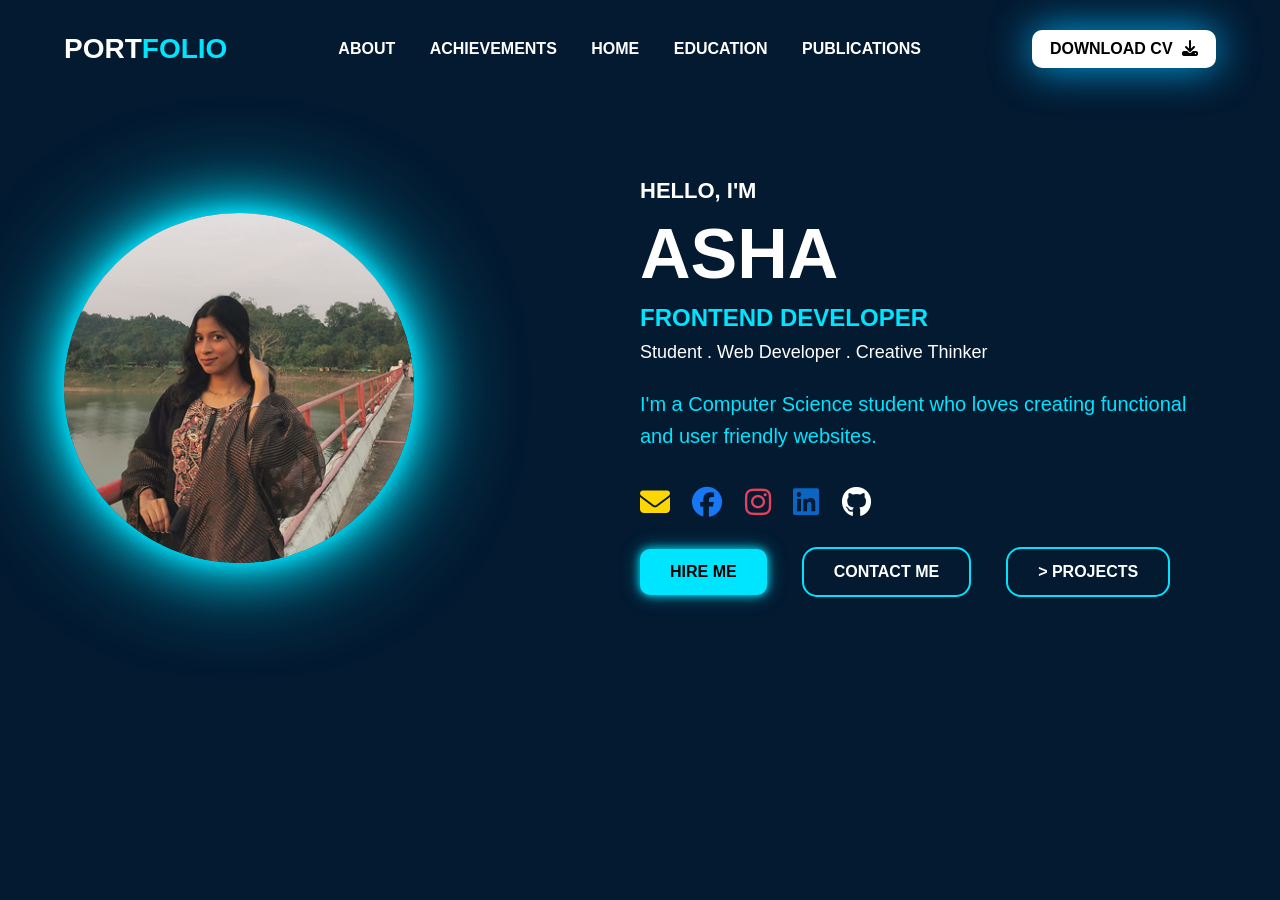
<file: index.html>
<!DOCTYPE html>
<html lang="en">
<head>
    <meta charset="UTF-8">
    <meta name="viewport" content="width=device-width, initial-scale=1.0">
    <title>Asha Portfolio</title>

    <link rel="stylesheet" href="style.css">

    <link rel="stylesheet"
    href="https://cdnjs.cloudflare.com/ajax/libs/font-awesome/6.5.1/css/all.min.css">
</head>

<body>

<div class="container">

    <header>

        <div class="logo">
            PORT<span>FOLIO</span>
        </div>

        <nav>
            <a href="about.html">ABOUT</a>
            <a href="ACHIEVEMENTS.html">ACHIEVEMENTS</a>
            <a href="#">HOME</a>
            <a href="EDUCATION.html">EDUCATION</a>
            <a href="PUBLICATIONS.html">PUBLICATIONS</a>
            
        </nav>

       <a href="cv/Asha_CV.pdf" target="_blank" class="cv-btn">
    DOWNLOAD CV
    <i class="fa-solid fa-download"></i>
</a>
    </header>

    <section class="hero">

        <div class="image-section">

            <div class="image-circle">
                <img src="asha.png.png" alt="profile">
            </div>

        </div>

        <div class="content">

            <h3>HELLO, I'M</h3>

            <h1>ASHA</h1>

            <h2>FRONTEND DEVELOPER</h2>

            <p class="subtitle">
                Student . Web Developer . Creative Thinker
            </p>

            <p class="description">
                I'm a Computer Science student who loves creating
                functional and user friendly websites.
            </p>

            <div class="social-icons">

    <!-- Email -->
    <a href="mailto:ashasyeeda@gmail.com">
        <i class="fa-solid fa-envelope email"></i>
    </a>

    <!-- Facebook -->
    <a href="https://facebook.com/share/1FMxqVtJDf/" 
    target="blank">
        <i class="fa-brands fa-facebook facebook"></i>
    </a>

    <!-- Instagram -->
    <a href="https://www.instagram.com/syeedaasha"
     target="_blank">
        <i class="fa-brands fa-instagram instagram"></i>
    </a>

    <!-- LinkedIn -->
    <a href="https://linkedin.com/in/yourusername" 
    target="_blank">
        <i class="fa-brands fa-linkedin linkedin"></i>
    </a>

    <!-- GitHub -->
    <a href="https://github.com/yourusername"
     target="_blank">
        <i class="fa-brands fa-github github"></i>
    </a>

</div>
<div class="buttons">

    <a href="https://linkedin.com/in/yourusername"
       target="_blank"
       class="hire-btn">
        HIRE ME
    </a>

   <div class="contact-dropdown">

    <a href="#" class="contact-btn" id="contactBtn">
        CONTACT ME
    </a>

    <div class="contact-menu" id="contactMenu">

        <a href="mailto:ashasyeeda@gmail.com">
            Email
        </a>

        <a href="https://facebook.com/share/1FMxqVtJDf/"
           target="_blank">
            Facebook
        </a>

        <a href="https://instagram.com/syeedaasha/"
           target="_blank">
            Instagram
        </a>

    </div>

</div>
<a href="projects.html"
class="contact-btn project-btn">>
PROJECTS
</a>
</div>

</div> <!-- contact-dropdown -->

</div> <!-- buttons -->

</div> <!-- content -->

</section>

</div> 

<script>
const btn = document.getElementById("contactBtn");
const menu = document.getElementById("contactMenu");

btn.addEventListener("click", function(e) {
    e.preventDefault();
    e.stopPropagation();

    if (menu.style.display === "block") {
        menu.style.display = "none";
    } else {
        menu.style.display = "block";
    }
});

menu.addEventListener("click", function(e) {
    e.stopPropagation();
});

document.addEventListener("click", function() {
    menu.style.display = "none";
});
</script>

</body>
</html>
</file>
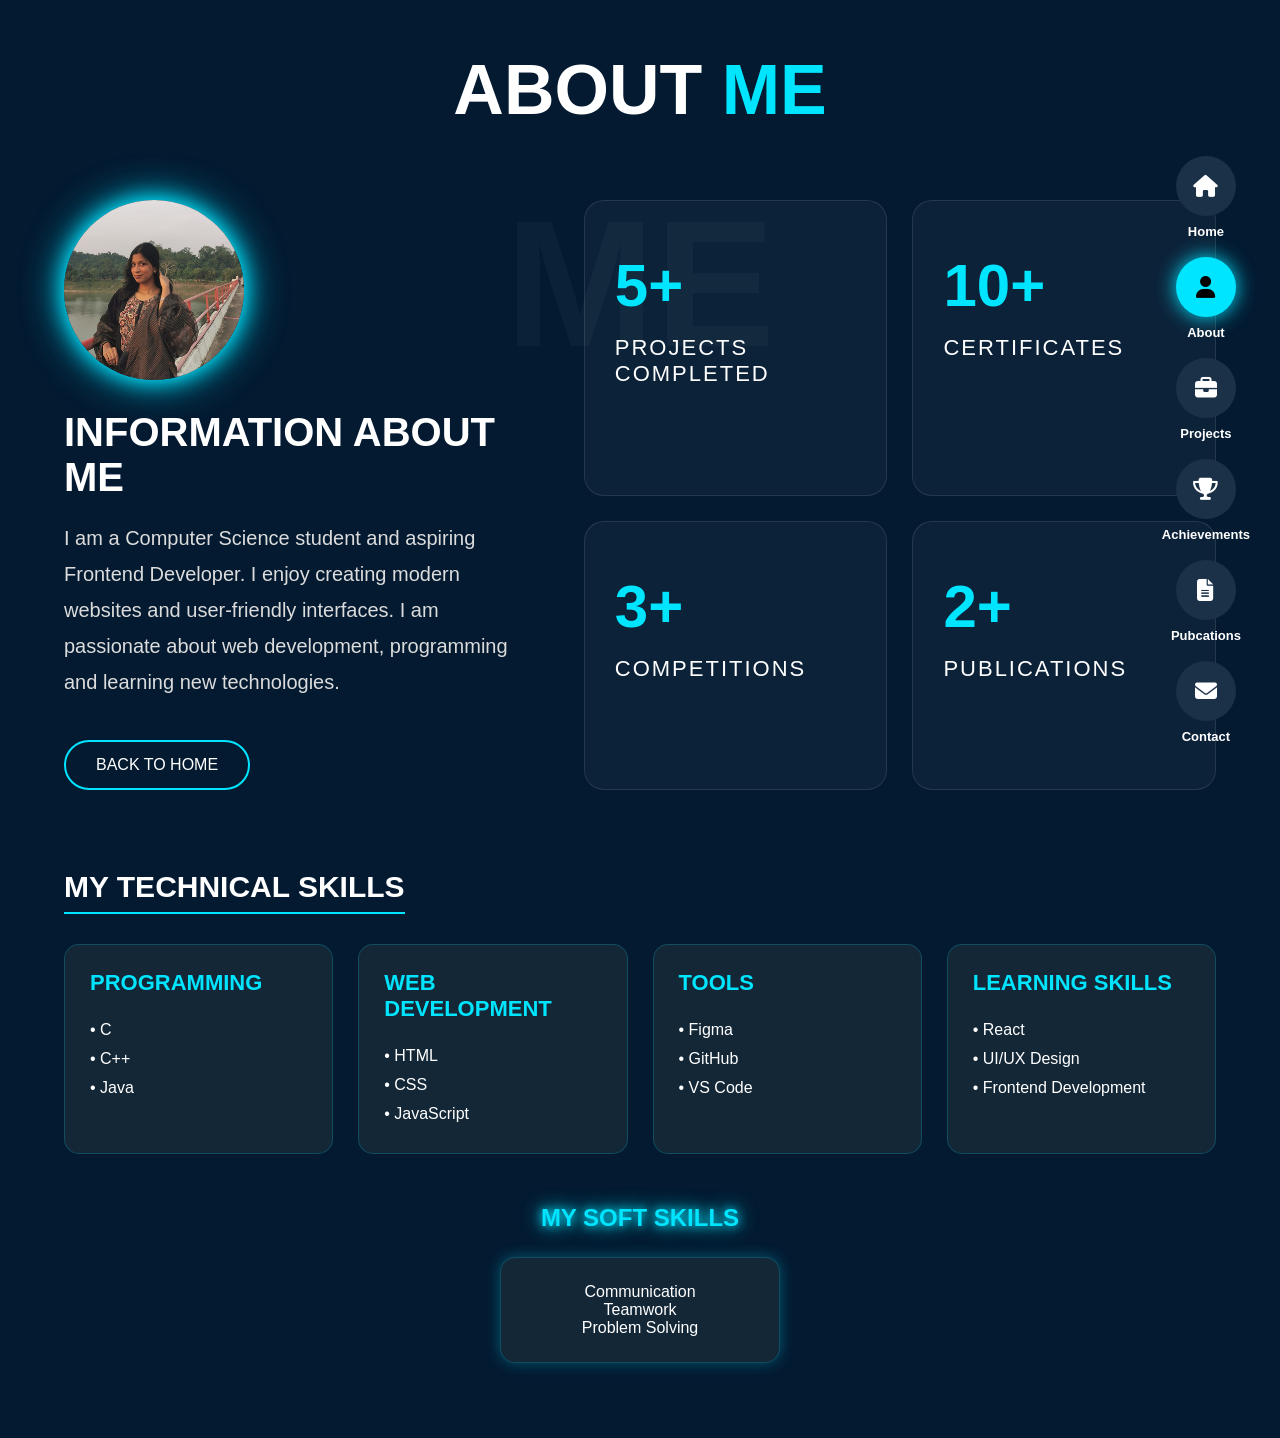
<file: about.html>
<!DOCTYPE html>
<html lang="en">
<head>
    <meta charset="UTF-8">
    <meta name="viewport" content="width=device-width, initial-scale=1.0">
    <title>About Me</title>

    <link rel="stylesheet" href="about.css">

    <link rel="stylesheet"
    href="https://cdnjs.cloudflare.com/ajax/libs/font-awesome/6.5.1/css/all.min.css">
</head>

<body>

<div class="big-text">ME</div>

<div class="container">

    <h1 class="title">
        ABOUT <span>ME</span>
    </h1>

    <div class="about">

        <div class="left">

            <div class="profile">
                <img src="asha.png.png" alt="Profile">
            </div>

            <h2>INFORMATION ABOUT ME</h2>

            <p>
                I am a Computer Science student and aspiring Frontend Developer.
                I enjoy creating modern websites and user-friendly interfaces.
                I am passionate about web development, programming and learning
                new technologies.
            </p>

            <a href="index.html" class="home-btn">
                BACK TO HOME
            </a>

        </div>

        <div class="right">

            <div class="card">
                <div class="number">5+</div>
                <div class="text">
                    PROJECTS COMPLETED
                </div>
            </div>

            <div class="card">
                <div class="number">10+</div>
                <div class="text">
                    CERTIFICATES
                </div>
            </div>

            <div class="card">
                <div class="number">3+</div>
                <div class="text">
                    COMPETITIONS
                </div>
            </div>

            <div class="card">
                <div class="number">2+</div>
                <div class="text">
                    PUBLICATIONS
                </div>
            </div>

        </div>

    </div>
    <div class="skills-section">

    <h2 class="skill-title">
        MY TECHNICAL SKILLS
    </h2>

    <div class="skills-grid">

        <div class="skill-card">
            <h3>PROGRAMMING</h3>
            <p>• C</p>
            <p>• C++</p>
            <p>• Java</p>
        </div>

        <div class="skill-card">
            <h3>WEB DEVELOPMENT</h3>
            <p>• HTML</p>
            <p>• CSS</p>
            <p>• JavaScript</p>
        </div>

        <div class="skill-card">
            <h3>TOOLS</h3>
            <p>• Figma</p>
            <p>• GitHub</p>
            <p>• VS Code</p>
        </div>

        <div class="skill-card">
            <h3>LEARNING SKILLS</h3>
            <p>• React</p>
            <p>• UI/UX Design</p>
            <p>• Frontend Development</p>
        </div>

    </div>

    <h2 class="soft-title">
        MY SOFT SKILLS
    </h2>

    <div class="soft-card">
        <p>Communication</p>
        <p>Teamwork</p>
        <p>Problem Solving</p>
    </div>

</div>

</div>

<div class="sidebar">

    <a href="index.html">
        <i class="fa-solid fa-house"></i>
        <span>Home</span>
    </a>

    <a href="about.html" class="active">
        <i class="fa-solid fa-user"></i>
        <span>About</span>
    </a>

    <a href="projects.html">
        <i class="fa-solid fa-briefcase"></i>
        <span>Projects</span>
    </a>

    <a href="achievements.html">
        <i class="fa-solid fa-trophy"></i>
        <span>Achievements</span>
    </a>

    <a href="publications.html">
        <i class="fa-solid fa-file-lines"></i>
        <span>Pubcations</span>
    </a>

    <div class="contact-dropdown">

    <a href="contact.html">
        <i class="fa-solid fa-envelope"></i>
        <span>Contact</span>
    </a>

    

</body>
</html>
</file>
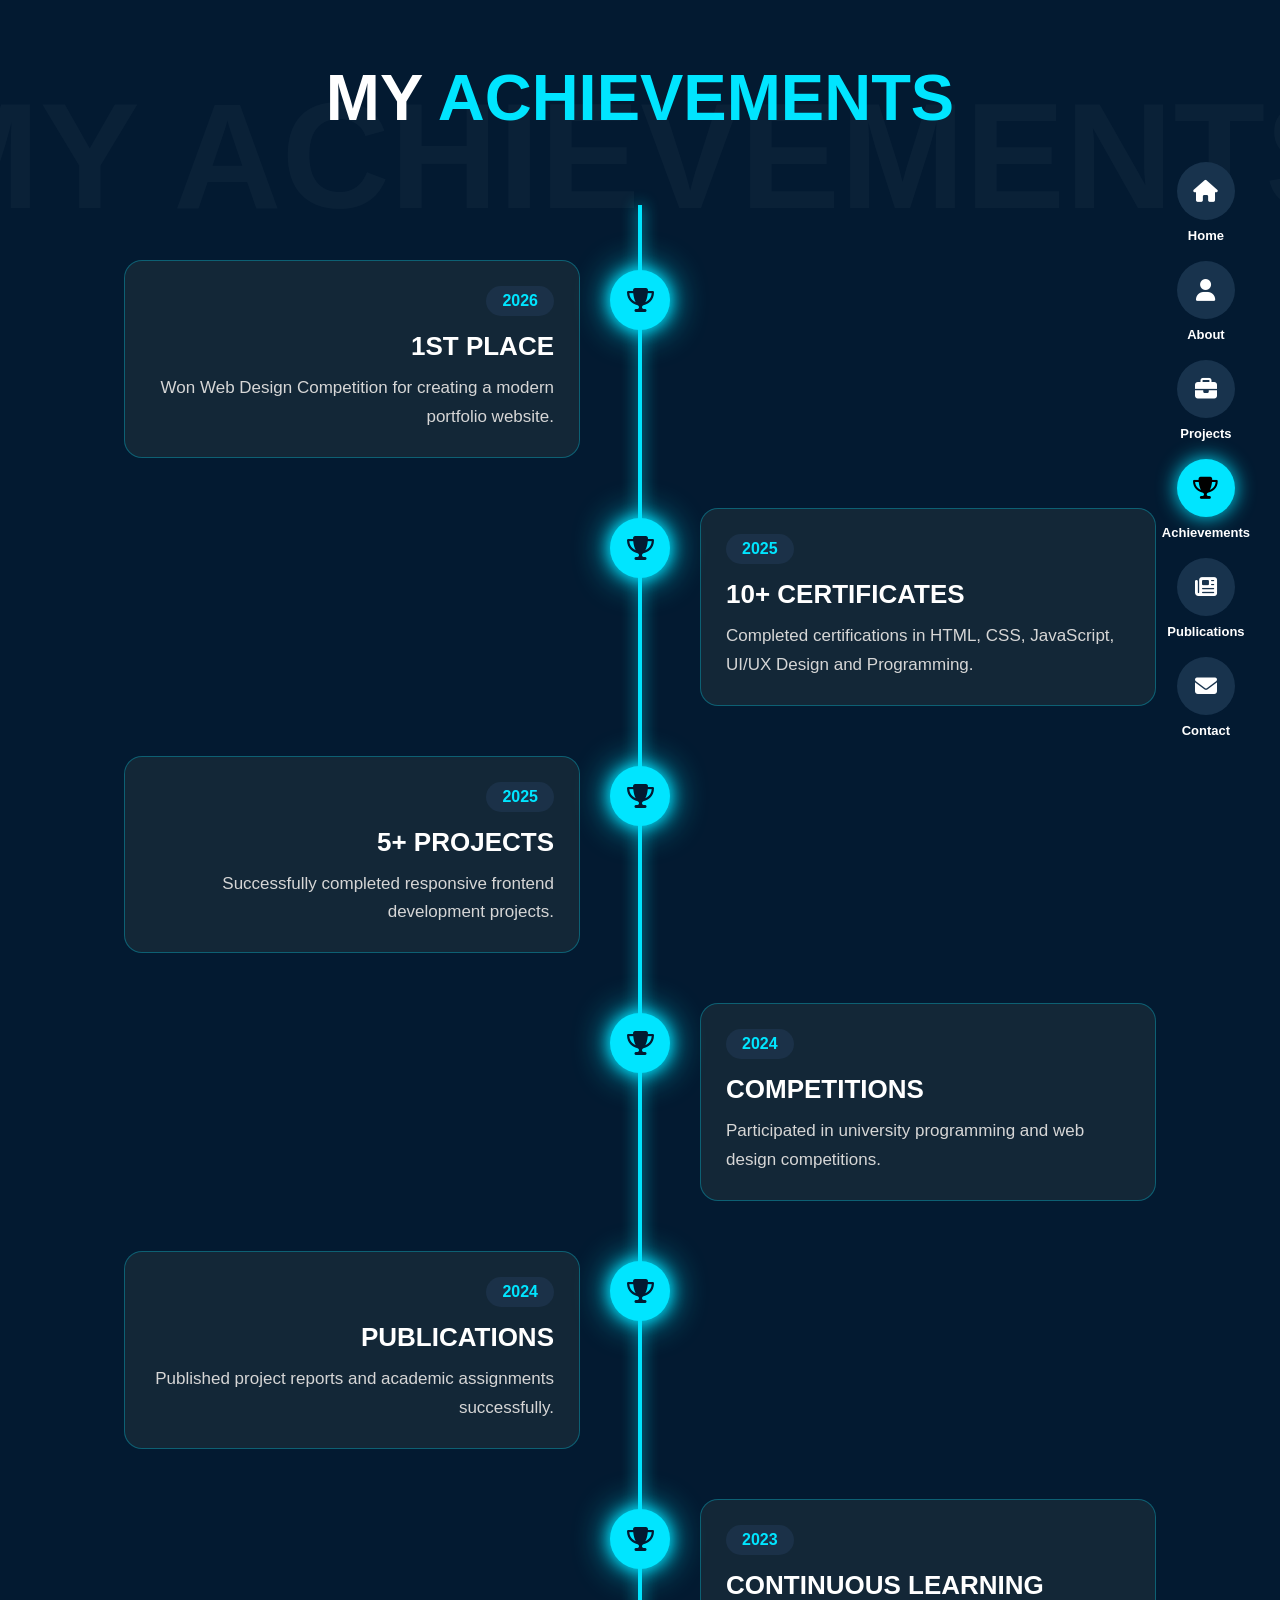
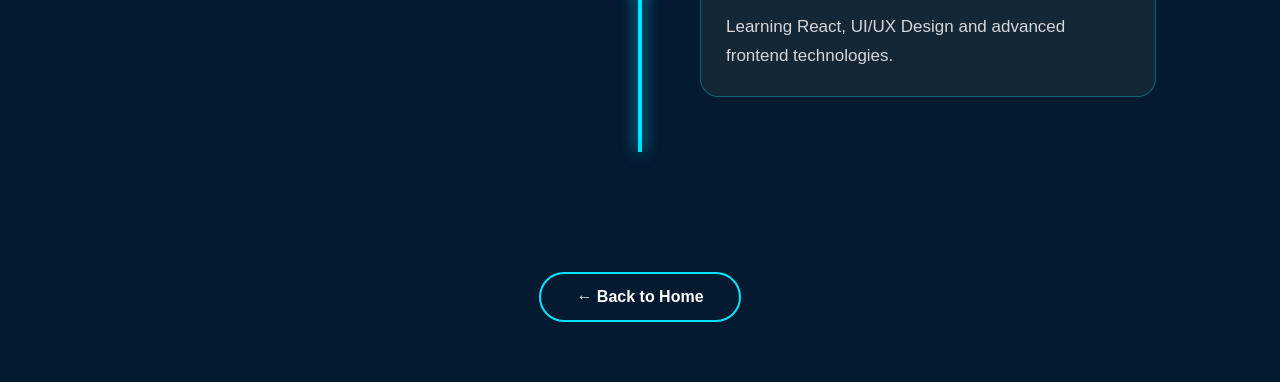
<file: achievements.html>
<!DOCTYPE html>
<html lang="en">
<head>
<meta charset="UTF-8">
<meta name="viewport" content="width=device-width, initial-scale=1.0">
<title>Achievements</title>

<link rel="stylesheet" href="achievements.css">

<link rel="stylesheet"
href="https://cdnjs.cloudflare.com/ajax/libs/font-awesome/6.5.1/css/all.min.css">

</head>

<body>

<div class="bg-text">
MY ACHIEVEMENTS
</div>

<div class="container">

<h1 class="title">
MY <span>ACHIEVEMENTS</span>
</h1>

<div class="timeline">

<!-- Achievement 1 -->

<div class="timeline-item left">

<div class="icon">
<i class="fa-solid fa-trophy"></i>
</div>

<div class="content">

<span class="year">2026</span>

<h2>1ST PLACE</h2>

<p>
Won Web Design Competition for creating a modern portfolio website.
</p>

</div>

</div>

<!-- Achievement 2 -->

<div class="timeline-item right">

<div class="icon">
<i class="fa-solid fa-trophy"></i>
</div>

<div class="content">

<span class="year">2025</span>

<h2>10+ CERTIFICATES</h2>

<p>
Completed certifications in HTML, CSS, JavaScript, UI/UX Design and Programming.
</p>

</div>

</div>

<!-- Achievement 3 -->

<div class="timeline-item left">

<div class="icon">
<i class="fa-solid fa-trophy"></i>
</div>

<div class="content">

<span class="year">2025</span>

<h2>5+ PROJECTS</h2>

<p>
Successfully completed responsive frontend development projects.
</p>

</div>

</div>

<!-- Achievement 4 -->

<div class="timeline-item right">

<div class="icon">
<i class="fa-solid fa-trophy"></i>
</div>

<div class="content">

<span class="year">2024</span>

<h2>COMPETITIONS</h2>

<p>
Participated in university programming and web design competitions.
</p>

</div>

</div>

<!-- Achievement 5 -->

<div class="timeline-item left">

<div class="icon">
<i class="fa-solid fa-trophy"></i>
</div>

<div class="content">

<span class="year">2024</span>

<h2>PUBLICATIONS</h2>

<p>
Published project reports and academic assignments successfully.
</p>

</div>

</div>

<!-- Achievement 6 -->

<div class="timeline-item right">

<div class="icon">
<i class="fa-solid fa-trophy"></i>
</div>

<div class="content">

<span class="year">2023</span>

<h2>CONTINUOUS LEARNING</h2>

<p>
Learning React, UI/UX Design and advanced frontend technologies.
</p>

</div>

</div>

</div>

</div>

<!-- Sidebar -->

<!-- Right Sidebar -->
<div class="sidebar">

    <a href="index.html" title="Home">
        <i class="fa-solid fa-house"></i>
        <span>Home</span>
    </a>

    <a href="about.html" title="About">
        <i class="fa-solid fa-user"></i>
        <span>About</span>
    </a>

    <a href="projects.html" title="Projects">
        <i class="fa-solid fa-briefcase"></i>
        <span>Projects</span>
    </a>

    <a href="ACHIEVEMENTS.html" class="active" title="Achievements">
        <i class="fa-solid fa-trophy"></i>
        <span>Achievements</span>
    </a>

    <a href="PUBLICATIONS.html" title="Publications">
        <i class="fa-solid fa-newspaper"></i>
        <span>Publications</span>
    </a>

    <a href="contact.html" title="Contact">
        <i class="fa-solid fa-envelope"></i>
        <span>Contact</span>
    </a>

</div>
<div class="back-home">
    <a href="index.html" class="back-btn">
        ← Back to Home
    </a>
</div>
</body>
</html>
</file>
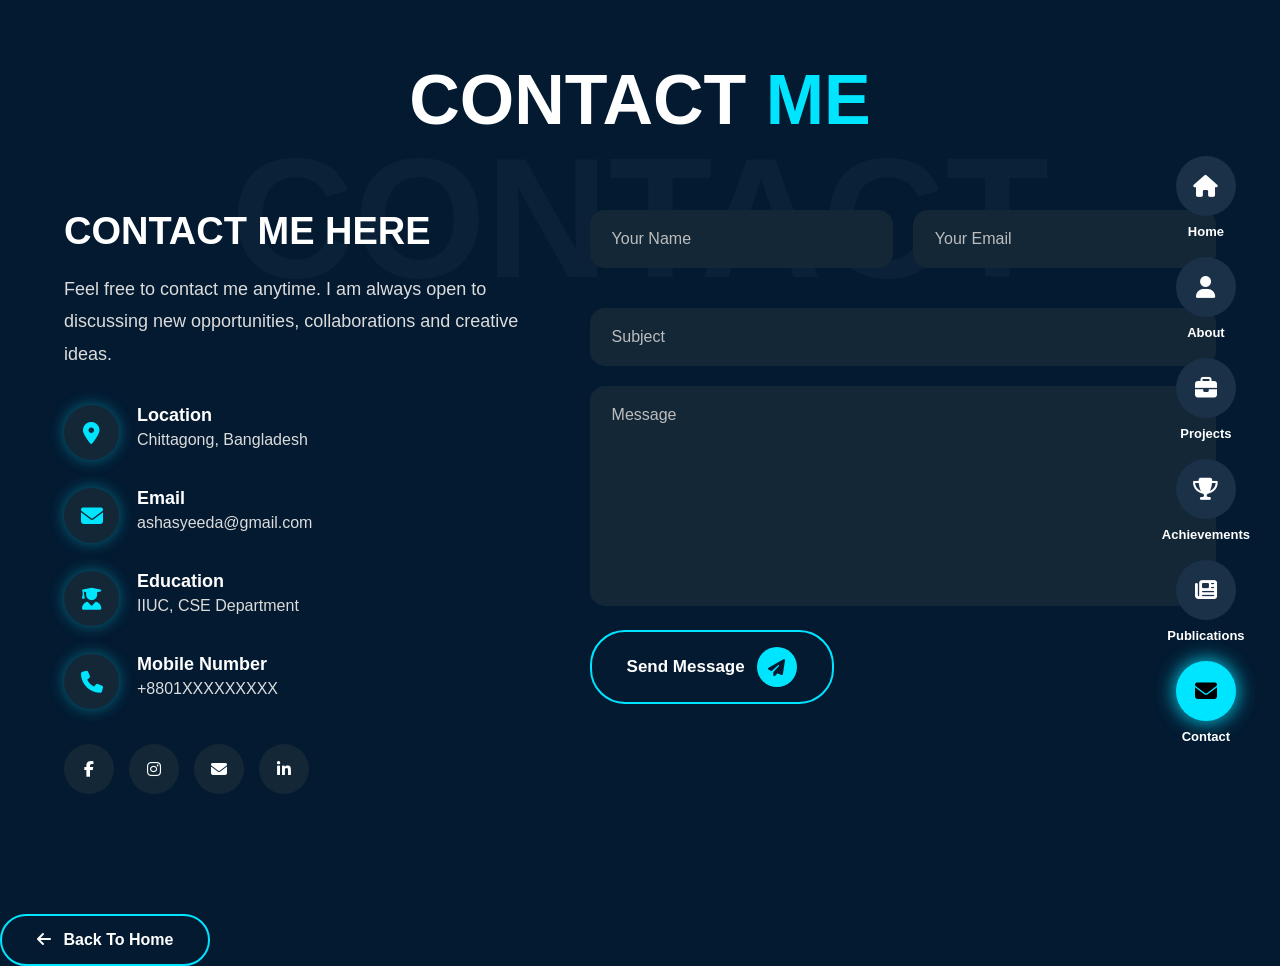
<file: contact.html>
<!DOCTYPE html>
<html lang="en">

<head>

    <meta charset="UTF-8">

    <meta name="viewport"
        content="width=device-width, initial-scale=1.0">

    <title>Contact</title>

    <link rel="stylesheet" href="contact.css">

    <link rel="stylesheet"
        href="https://cdnjs.cloudflare.com/ajax/libs/font-awesome/6.5.1/css/all.min.css">

</head>

<body>

<div class="big-text">
    CONTACT
</div>

<div class="container">

<h1 class="title">
    CONTACT <span>ME</span>
</h1>

<div class="contact">

<!-- LEFT SIDE -->

<div class="left">

<h2>
CONTACT ME HERE
</h2>

<p>
Feel free to contact me anytime. I am always open to discussing
new opportunities, collaborations and creative ideas.
</p>

<div class="info">

<div class="item">

<i class="fa-solid fa-location-dot"></i>

<div>

<h4>Location</h4>

<span>Chittagong, Bangladesh</span>

</div>

</div>

<div class="item">

<i class="fa-solid fa-envelope"></i>

<div>

<h4>Email</h4>

<span>ashasyeeda@gmail.com</span>

</div>

</div>

<div class="item">

<i class="fa-solid fa-user-graduate"></i>

<div>

<h4>Education</h4>

<span>IIUC, CSE Department</span>

</div>

</div>

<div class="item">

<i class="fa-solid fa-phone"></i>

<div>

<h4>Mobile Number</h4>

<span>+8801XXXXXXXXX</span>

</div>

</div>

</div>

<div class="social">

<a href="https://www.facebook.com/share/1FMxqVtJDf/" target="_blank">
<i class="fab fa-facebook-f"></i>
</a>

<a href="https://www.instagram.com/syeedaasha/" target="_blank">
<i class="fab fa-instagram"></i>
</a>

<a href="mailto:ashasyeeda@gmail.com">
<i class="fa-solid fa-envelope"></i>
</a>

<a href="#">
<i class="fab fa-linkedin-in"></i>
</a>

</div>

</div>

<!-- RIGHT SIDE -->

<div class="right">


<form action="https://formsubmit.co/ashasyeeda@gmail.com" method="POST">

    <div class="row">
        <input
            type="text"
            name="name"
            placeholder="Your Name"
            required>

        <input
            type="email"
            name="email"
            placeholder="Your Email"
            required>
    </div>

    <input
        type="text"
        name="subject"
        placeholder="Subject"
        required>

    <textarea
        name="message"
        placeholder="Message"
        required></textarea>

    <!-- Disable Captcha -->
    <input type="hidden" name="_captcha" value="false">

    <!-- Email Subject -->
    <input type="hidden" name="_subject" value="New Portfolio Contact Message">

    <button type="submit" class="send">
        Send Message
        <i class="fa-solid fa-paper-plane"></i>
    </button>

</form>
</div>

</div>
</div>

</div>

</div>

<!-- Sidebar -->

<div class="sidebar">

    <a href="index.html">
        <i class="fa-solid fa-house"></i>
        <span>Home</span>
    </a>

    <a href="about.html">
        <i class="fa-solid fa-user"></i>
        <span>About</span>
    </a>

    <a href="projects.html">
        <i class="fa-solid fa-briefcase"></i>
        <span>Projects</span>
    </a>

    <a href="achievements.html">
        <i class="fa-solid fa-trophy"></i>
        <span>Achievements</span>
    </a>

    <a href="publications.html">
        <i class="fa-solid fa-newspaper"></i>
        <span>Publications</span>
    </a>

    <a href="contact.html" class="active">
        <i class="fa-solid fa-envelope"></i>
        <span>Contact</span>
    </a>

</div>

<!-- Back To Home -->

<a href="index.html" class="back-btn">

    <i class="fa-solid fa-arrow-left"></i>

    Back To Home

</a>

</body>

</html>
</file>
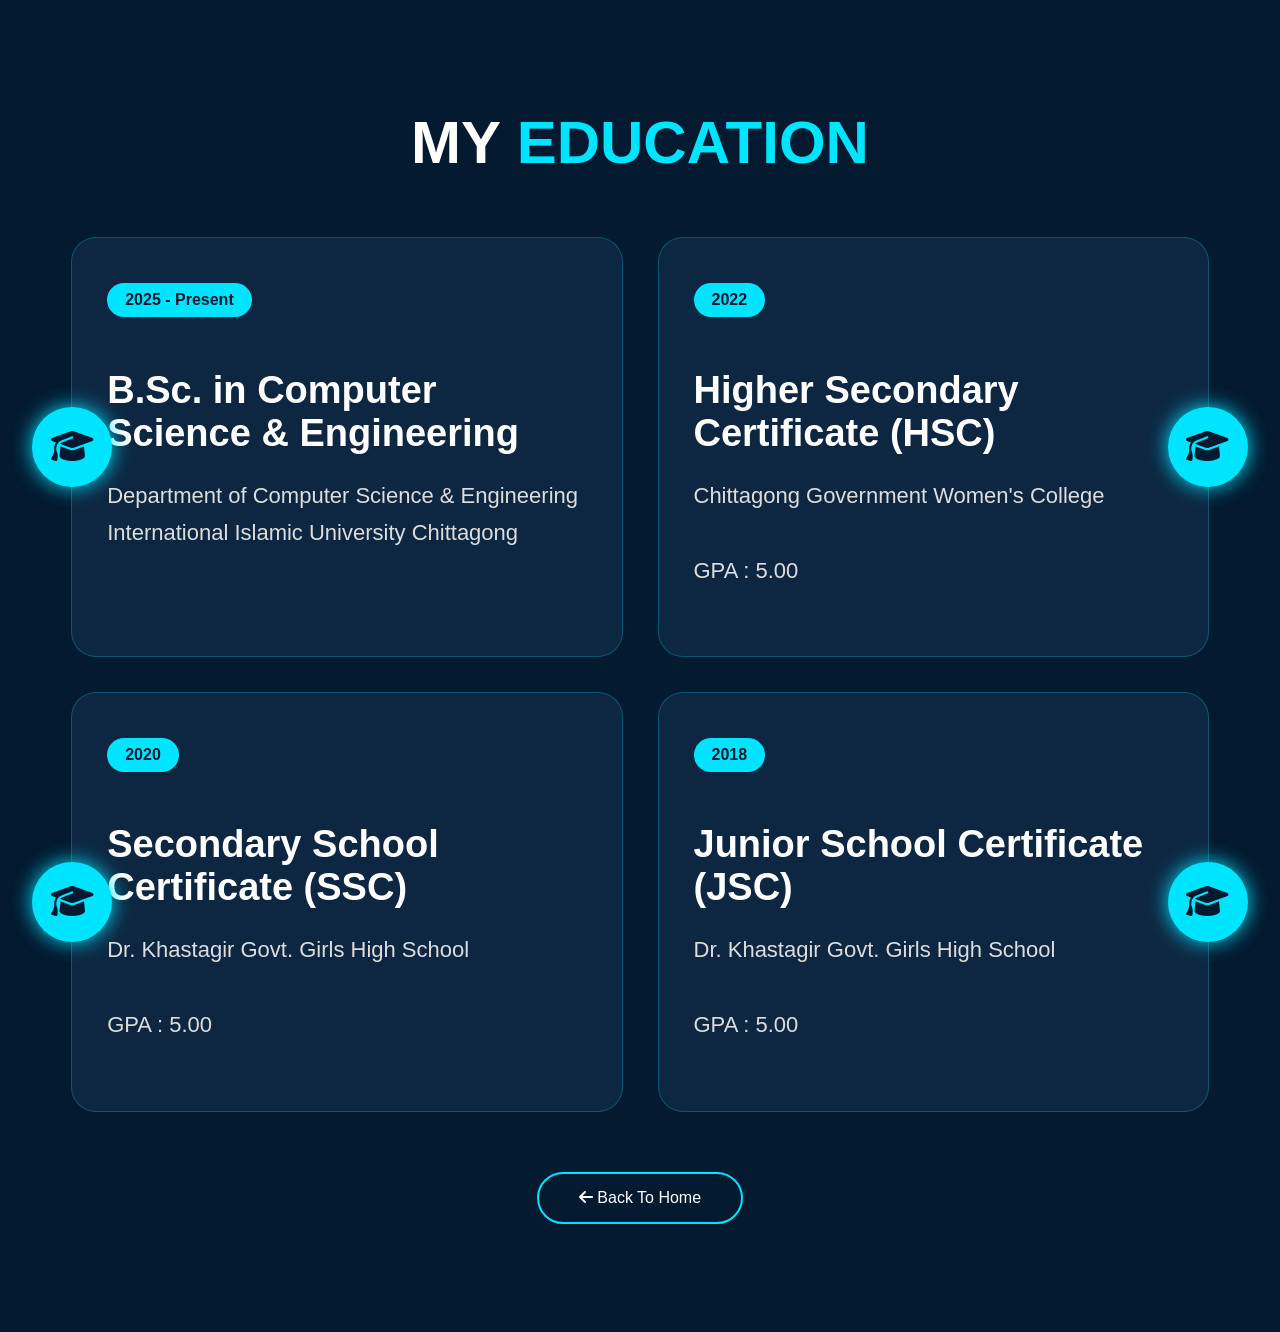
<file: education.html>
<!DOCTYPE html>
<html lang="en">
<head>

<meta charset="UTF-8">
<meta name="viewport" content="width=device-width, initial-scale=1.0">

<title>Education</title>

<link rel="stylesheet" href="education.css">

<link rel="stylesheet"
href="https://cdnjs.cloudflare.com/ajax/libs/font-awesome/6.5.2/css/all.min.css">

</head>

<body>

<div class="container">

<h1 class="title">
MY <span>EDUCATION</span>
</h1>

<div class="timeline">

<div class="edu-card left">

<div class="icon">
<i class="fa-solid fa-graduation-cap"></i>
</div>

<div class="year">2025 - Present</div>

<h2>B.Sc. in Computer Science & Engineering</h2>

<p>
Department of Computer Science & Engineering
<br>
International Islamic University Chittagong
</p>

</div>

<div class="edu-card right">

<div class="icon">
<i class="fa-solid fa-graduation-cap"></i>
</div>

<div class="year">2022</div>

<h2>Higher Secondary Certificate (HSC)</h2>

<p>
Chittagong Government Women's College
<br><br>
GPA : 5.00
</p>

</div>

<div class="edu-card left">

<div class="icon">
<i class="fa-solid fa-graduation-cap"></i>
</div>

<div class="year">2020</div>

<h2>Secondary School Certificate (SSC)</h2>

<p>
Dr. Khastagir Govt. Girls High School
<br><br>
GPA : 5.00
</p>

</div>

<div class="edu-card right">

<div class="icon">
<i class="fa-solid fa-graduation-cap"></i>
</div>

<div class="year">2018</div>

<h2>Junior School Certificate (JSC)</h2>

<p>
Dr. Khastagir Govt. Girls High School
<br><br>
GPA : 5.00
</p>

</div>

</div>

<div class="back">

<a href="index.html" class="back-btn">

<i class="fa-solid fa-arrow-left"></i>

Back To Home

</a>

</div>

</div>



</body>
</html>
</file>
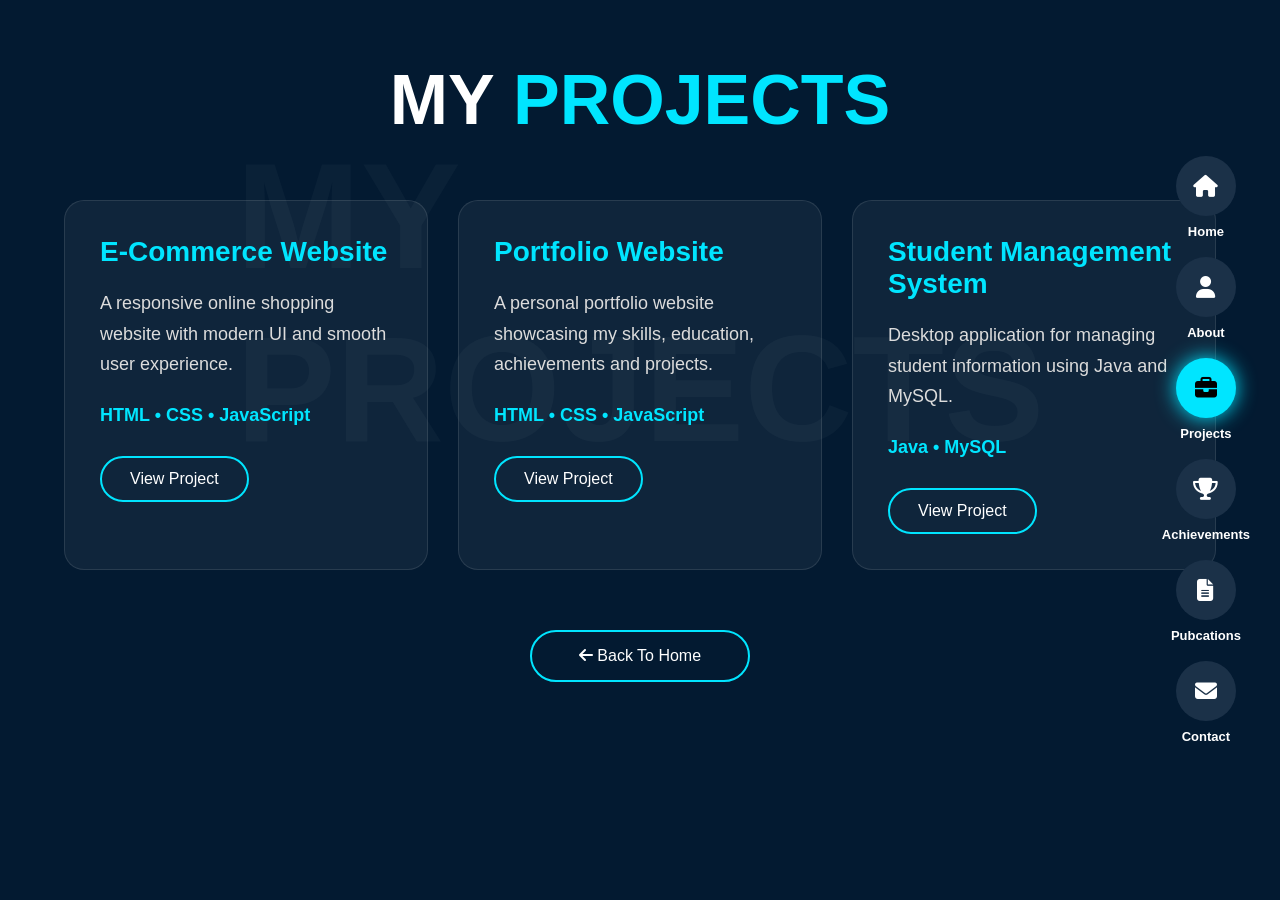
<file: projects.html>
<!DOCTYPE html>
<html lang="en">
<head>
<meta charset="UTF-8">
<meta name="viewport" content="width=device-width, initial-scale=1.0">

<title>Projects</title>

<link rel="stylesheet" href="projects.css">

<link rel="stylesheet"
href="https://cdnjs.cloudflare.com/ajax/libs/font-awesome/6.5.1/css/all.min.css">

</head>

<body>

<div class="bg-text">
MY PROJECTS
</div>

<div class="container">

<h1 class="title">
MY <span>PROJECTS</span>
</h1>

<div class="project-grid">

<div class="project-card">

<h2>E-Commerce Website</h2>

<p>
A responsive online shopping website with modern UI and smooth user experience.
</p>

<div class="tech">
HTML • CSS • JavaScript
</div>

<a href="#" class="project-btn">
View Project
</a>

</div>

<div class="project-card">

<h2>Portfolio Website</h2>

<p>
A personal portfolio website showcasing my skills, education, achievements and projects.
</p>

<div class="tech">
HTML • CSS • JavaScript
</div>

<a href="#" class="project-btn">
View Project
</a>

</div>

<div class="project-card">

<h2>Student Management System</h2>

<p>
Desktop application for managing student information using Java and MySQL.
</p>

<div class="tech">
Java • MySQL
</div>

<a href="#" class="project-btn">
View Project
</a>

</div>

</div>

<a href="index.html" class="back-btn">
<i class="fa-solid fa-arrow-left"></i>
Back To Home
</a>

</div>
<div class="sidebar">

    <a href="index.html">
        <i class="fa-solid fa-house"></i>
        <span>Home</span>
    </a>

    <a href="about.html">
        <i class="fa-solid fa-user"></i>
        <span>About</span>
    </a>

    <a href="projects.html" class="active">
        <i class="fa-solid fa-briefcase"></i>
        <span>Projects</span>
    </a>

    <a href="achievements.html">
        <i class="fa-solid fa-trophy"></i>
        <span>Achievements</span>
    </a>

    <a href="publications.html">
        <i class="fa-solid fa-file-lines"></i>
        <span>Pubcations</span>
    </a>

    <a href="contact.html">
        <i class="fa-solid fa-envelope"></i>
        <span>Contact</span>
    </a>

</div>
</body>
</html>
</file>
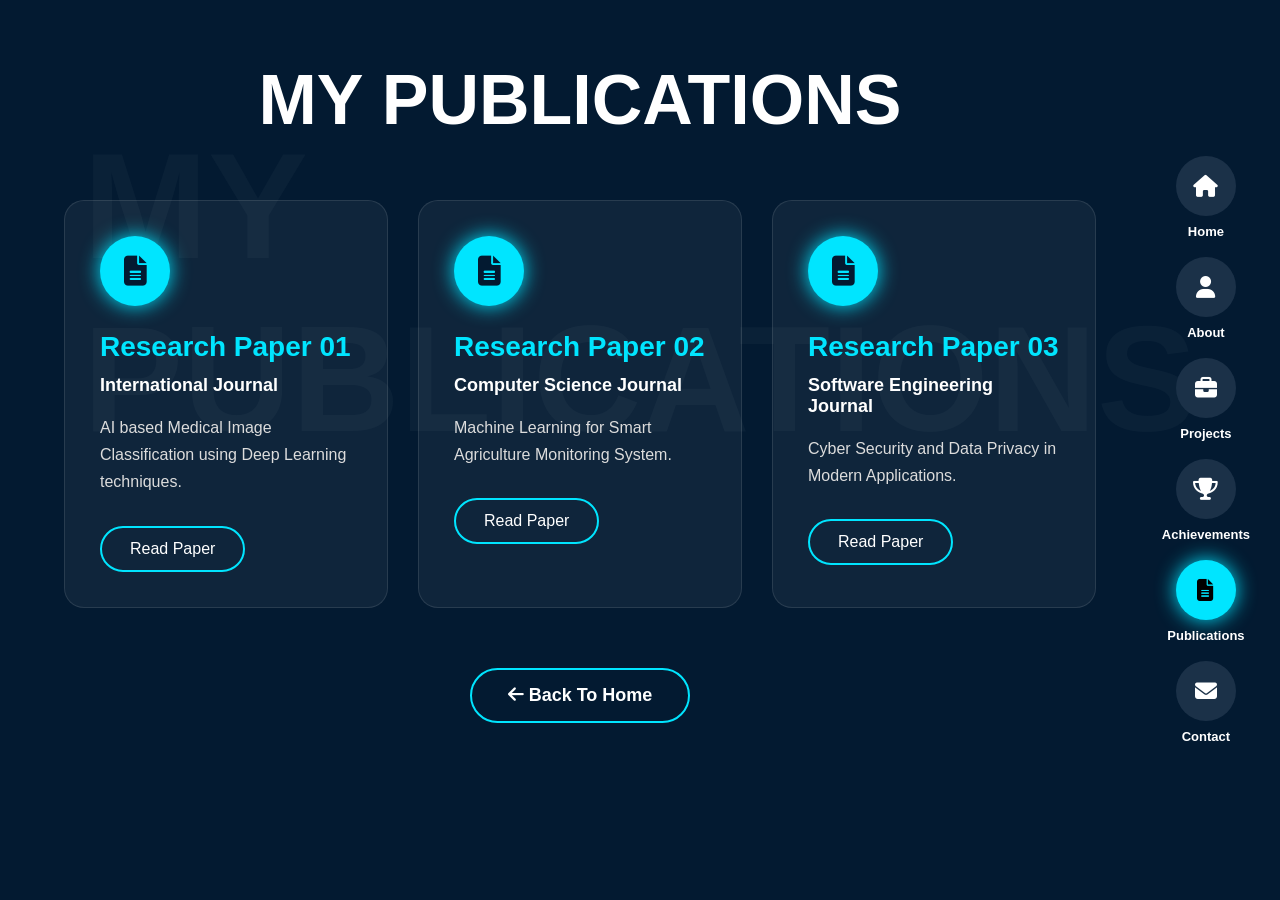
<file: publications.html>
<!DOCTYPE html>
<html lang="en">

<head>
    <meta charset="UTF-8">
    <meta name="viewport" content="width=device-width, initial-scale=1.0">
    <title>Publications</title>

    <link rel="stylesheet" href="publications.css">

    <link rel="stylesheet"
        href="https://cdnjs.cloudflare.com/ajax/libs/font-awesome/6.5.1/css/all.min.css">
</head>

<body>

    <!-- Background Text -->

    <div class="bg-text">
        MY PUBLICATIONS
    </div>

    <!-- Sidebar -->

    <div class="sidebar">

        <a href="index.html">
            <i class="fa-solid fa-house"></i>
            <span>Home</span>
        </a>

        <a href="about.html">
            <i class="fa-solid fa-user"></i>
            <span>About</span>
        </a>

        <a href="projects.html">
            <i class="fa-solid fa-briefcase"></i>
            <span>Projects</span>
        </a>

        <a href="achievements.html">
            <i class="fa-solid fa-trophy"></i>
            <span>Achievements</span>
        </a>

        <a href="publications.html" class="active">
            <i class="fa-solid fa-file-lines"></i>
            <span>Publications</span>
        </a>

        <a href="contact.html">
            <i class="fa-solid fa-envelope"></i>
            <span>Contact</span>
        </a>

    </div>

    <!-- Main Container -->

    <div class="container">

        <h1 class="title">
            MY <span>PUBLICATIONS</span>
        </h1>

        <div class="publication-grid">

            <!-- Publication 1 -->

            <div class="publication-card">

                <div class="icon">
                    <i class="fa-solid fa-file-lines"></i>
                </div>

                <h2>Research Paper 01</h2>

                <h4>International Journal</h4>

                <p>
                    AI based Medical Image Classification using
                    Deep Learning techniques.
                </p>

                <a href="#" class="read-btn">
                    Read Paper
                </a>

            </div>

            <!-- Publication 2 -->

            <div class="publication-card">

                <div class="icon">
                    <i class="fa-solid fa-file-lines"></i>
                </div>

                <h2>Research Paper 02</h2>

                <h4>Computer Science Journal</h4>

                <p>
                    Machine Learning for Smart Agriculture
                    Monitoring System.
                </p>

                <a href="#" class="read-btn">
                    Read Paper
                </a>

            </div>

            <!-- Publication 3 -->

            <div class="publication-card">

                <div class="icon">
                    <i class="fa-solid fa-file-lines"></i>
                </div>

                <h2>Research Paper 03</h2>

                <h4>Software Engineering Journal</h4>

                <p>
                    Cyber Security and Data Privacy
                    in Modern Applications.
                </p>

                <a href="#" class="read-btn">
                    Read Paper
                </a>

            </div>

        </div>

        <a href="index.html" class="back-btn">
            <i class="fa-solid fa-arrow-left"></i>
            Back To Home
        </a>

    </div>

</body>

</html>
</file>
<file: style.css>
*{
    margin:0;
    padding:0;
    box-sizing:border-box;
    font-family:Arial, sans-serif;
}

body{
    background:#031a31;
    color:white;
}

.container{
    width:90%;
    margin:auto;
}

/* Navbar */

header{
    display:flex;
    justify-content:space-between;
    align-items:center;
    padding:30px 0;
}

.logo{
    font-size:28px;
    font-weight:bold;
}

.logo span{
    color:#00e5ff;
}

nav a{
    color:white;
    text-decoration:none;
    margin:0 15px;
    font-weight:bold;
    font-size:16px;
}

nav a:hover{
    color:#00e5ff;
}

.cv-btn{
    background:white;
    color:black;
    text-decoration:none;
    padding:10px 18px;
    border-radius:10px;
    font-weight:bold;
    transition: 0.3s;
    box-shadow:0 0 15px #00abf0;
    box-shadow:0 0 20px #00abf0;
    box-shadow:0 0 40px #00abf0;


}

.cv-btn i{
    margin-left:5px;
}
.cv-btn:hover{
    transform:translateY(-3px);
    background:#00abf0;
    box-shadow:0 0 15px #00abf0;

}

/* Hero */

.hero{
    display:flex;
    justify-content:space-between;
    align-items:center;
    margin-top:80px;
}

/* Image */

.image-circle{

    width:350px;
    height:350px;

    border-radius:50%;
    overflow:hidden;

    box-shadow:
    0 0 20px #00e5ff,
    0 0 50px #00e5ff,
    0 0 100px #00e5ff;
}

.image-circle img{
    width:100%;
    height:100%;
    object-fit:cover;
}

/* Content */

.content{
    width:50%;
}

.content h3{
    font-size:22px;
}

.content h1{
    font-size:70px;
    margin-top:10px;
}

.content h2{
    color:#00e5ff;
    margin-top:10px;
}

.subtitle{
    margin-top:10px;
    font-size:18px;
}

.description{
    margin-top:25px;
    margin: bottom 20px;;
    font-size:20px;
    color:#00e5ff;
    line-height:1.6;
}
.social-icons{
    margin-top:35px;
    margin-bottom:20px;;
}

.social-icons a{
    text-decoration: none;
    display: inline-flex;
    align-items: center;
    justify-content: center;
    font-size:30px;
    margin-right:18px;
    transition:0.3s;}

    .email{
    color:#FFD700;
}

.facebook{
    color:#1877F2;
}

.instagram{
    color:#E4405F;
}

.linkedin{
    color:#0A66C2;
}

.github{
    color:#ffffff;
}


.social-icons a:hover{
    transform:translateY(-5px);
    text-shadow:0 0 15px currentColor;
}
.buttons{
    margin-top:35px;
}

.hire-btn{
    background:#00e5ff;
    color:black;
    text-decoration:none;
    padding:14px 30px;
    border-radius:12px;
    font-weight:bold;
    box-shadow:0 0 20px #00e5ff;
}

.contact-btn{
    border:2px solid #00e5ff;
    color:white;
    text-decoration:none;
    padding:14px 30px;
    border-radius:10px;
    margin-left:15px;

}
.hire-btn,
.contact-btn{
    text-decoration: none;
    padding: 14px 30px;
    border-radius: 10px;
    font-weight: bold;
    transition: 0.3s;
    display: inline-block;
}

/* Hire Me Button */
.hire-btn{
    background: #00e5ff;
    color: black;
    box-shadow:
        0 0 8px #00e5ff,
        0 0 18px rgba(0,229,255,.5);
}

/* Contact Me Button */
.contact-btn{
    background: transparent;
    border: 2px solid #00e5ff;
    border-radius: 15px;
    color: white;
    margin-left: 15px;
    cursor:pointer;
    display: inline-block;
    
        
}
.hire-btn:hover{
    transform: translateY(-3px);
    box-shadow: 
    0 0 12px #00e5ff,
    0 0 25px rgba(0,229,255,.6)
    
}
.contact-btn:hover{
    transform: translateY(-3px);
}

.buttons{
    display:flex;
    align-items:center;
    gap:20px;
    margin-top:30px;
}

.contact-dropdown{
    position:relative;
    
}

.contact-menu{
    display:none;
    position:absolute;
    top:65px;
    left:0;
    width:180px;
    background:#031a31;
    border:2px solid #00e5ff;
    border-radius:10px;
    box-shadow:0 0 20px #00e5ff;
    z-index:9999 ;
}


.contact-menu a{
    display:block;
    padding: 14px;;
    color:white;
    text-decoration:none;
}

.contact-menu a:hover{
    background:#00e5ff;
    color:black;
}
.project-btn{
    background: transparent;
    border: 2px solid #00e5ff;
    color: white;
    text-decoration: none;
    padding: 14px 30px;
    border-radius: 15px;
    font-weight: bold;
    transition: 0.3s;
}

.project-btn:hover{
    transform: translateY(-3px);
    background: #00e5ff;
    color: black;
    box-shadow: 0 0 20px #00e5ff;
}
</file>
<file: about.css>
*{
    margin:0;
    padding:0;
    box-sizing:border-box;
    font-family:Arial,sans-serif;
}

body{
    background:#031a31;
    color:white;
    min-height:100vh;
}

.container{
    width:90%;
    margin:auto;
    padding:50px 0;
}

.big-text{
    position:absolute;
    top:180px;
    left:50%;
    transform:translateX(-50%);
    font-size:180px;
    font-weight:bold;
    color:rgba(255,255,255,0.03);
    z-index:-1;
}

.title{
    text-align:center;
    font-size:70px;
    margin-bottom:70px;
}

.title span{
    color:#00e5ff;
}

.about{
    display:flex;
    justify-content:space-between;
    gap:60px;
}

.left{
    width:40%;
}

.profile{
    width:180px;
    height:180px;
    border-radius:50%;
    overflow:hidden;
    margin-bottom:30px;

    box-shadow:
        0 0 20px #00e5ff,
        0 0 40px #00e5ff;
}

.profile img{
    width:100%;
    height:100%;
    object-fit:cover;
}

.left h2{
    font-size:40px;
    margin-bottom:20px;
}

.left p{
    font-size:20px;
    line-height:1.8;
    color:#dcdcdc;
}

.home-btn{
    display:inline-block;
    margin-top:40px;
    padding:14px 30px;
    border:2px solid #00e5ff;
    border-radius:30px;
    text-decoration:none;
    color:white;
    transition:0.3s;
}

.home-btn:hover{
    background:#00e5ff;
    color:black;
    box-shadow:0 0 20px #00e5ff;
}

.right{
    width:55%;
    display:grid;
    grid-template-columns:repeat(2,1fr);
    gap:25px;
}

.card{
    background:rgba(255,255,255,0.04);
    border:1px solid rgba(255,255,255,0.1);
    border-radius:20px;
    padding:50px 30px;
    transition:0.3s;
}

.card:hover{
    transform:translateY(-10px);
    box-shadow:0 0 25px #00e5ff;
}

.number{
    font-size:60px;
    font-weight:bold;
    color:#00e5ff;
}

.text{
    margin-top:15px;
    font-size:22px;
    letter-spacing:2px;
}

.sidebar{
    position:fixed;
    right:30px;
    top:50%;
    transform:translateY(-50%);
    display:flex;
    flex-direction:column;
    gap:18px;
    z-index:999;
}

.sidebar a{
    display:flex;
    flex-direction:column;
    align-items:center;
    justify-content:center;
    text-decoration:none;
    color:white;
    font-size:13px;
    font-weight:600;
}

.sidebar a i{
    width:60px;
    height:60px;
    border-radius:50%;
    background:#1b3148;
    display:flex;
    align-items:center;
    justify-content:center;
    font-size:22px;
    transition:.3s;
}

.sidebar a span{
    margin-top:8px;
}

.sidebar a:hover i{
    background:#00e5ff;
    color:black;
    box-shadow:0 0 20px #00e5ff;
}

.sidebar a.active i{
    background:#00e5ff;
    color:black;
    box-shadow:0 0 20px #00e5ff;
}

.profile:hover{
    transform:scale(1.05);
    transition:0.3s;
}
.skills-section{
    margin-top:80px;
}

.skill-title{
    font-size:30px;
    margin-bottom:30px;
    color:white;
    border-bottom:2px solid #00e5ff;
    display:inline-block;
    padding-bottom:8px;
}

.skills-grid{
    display:grid;
    grid-template-columns:repeat(4,1fr);
    gap:25px;
}

.skill-card{
    background:#132737;
    border:1px solid rgba(0,229,255,0.2);
    border-radius:15px;
    padding:25px;
    transition:0.3s;
}

.skill-card:hover{
    transform:translateY(-8px);
    box-shadow:0 0 20px #00e5ff;
}

.skill-card h3{
    color:#00e5ff;
    margin-bottom:20px;
    font-size:22px;
}

.skill-card p{
    color:white;
    line-height:1.8;
}

.soft-title{
    margin-top:50px;
    text-align:center;
    color:#00e5ff;

    text-shadow:
        0 0 10px #00e5ff,
        0 0 20px #00e5ff;
}

.soft-card{
    width:280px;
    margin:25px auto;
    background:#132737;
    border-radius:15px;
    padding:25px;
    text-align:center;

    border:1px solid rgba(0,229,255,0.2);

    box-shadow:
        0 0 15px rgba(0,229,255,0.3);

    transition:0.3s;
    cursor:pointer;
}

.soft-card:hover{
    transform:translateY(-10px);

    box-shadow:
        0 0 20px #00e5ff,
        0 0 40px rgba(0,229,255,0.5);
}

@media(max-width:900px){

    .about{
        flex-direction:column;
    }

    .left,
    .right{
        width:100%;
    }

    .skills-grid{
        grid-template-columns:repeat(2,1fr);
    }
}

@media(max-width:600px){

    .skills-grid{
        grid-template-columns:1fr;
    }

    .soft-card{
        width:100%;
    }
}
.contact-dropdown{
    position:relative;
}

.contact-menu{
    display:none;
    position:absolute;
    right:80px;
    top:0;
    width:180px;

    background:#031a31;
    border:2px solid #00e5ff;
    border-radius:10px;

    box-shadow:0 0 20px #00e5ff;

    z-index:1000;
}

.contact-menu a{
    display:block;
    padding:12px;
    color:white;
    text-decoration:none;
}

.contact-menu a:hover{
    background:#00e5ff;
    color:black;
}
</file>
<file: achievements.css>
*{
    margin:0;
    padding:0;
    box-sizing:border-box;
    font-family:Arial,sans-serif;
}

body{
    background:#031a31;
    color:white;
    overflow-x:hidden;
}

.container{
    width:90%;
    margin:auto;
    padding:60px 0;
}

.title{
    text-align:center;
    font-size:65px;
    margin-bottom:70px;
}

.title span{
    color:#00e5ff;
}

.bg-text{
    position:absolute;
    top:70px;
    left:50%;
    transform:translateX(-50%);
    font-size:150px;
    font-weight:900;
    color:rgba(255,255,255,.03);
    white-space:nowrap;
    z-index:-1;
}

.timeline{
    position:relative;
    width:100%;
    margin:auto;
    padding:30px 0;
}

.timeline::before{
    content:"";
    position:absolute;
    left:50%;
    top:0;
    transform:translateX(-50%);
    width:4px;
    height:100%;
    background:#00e5ff;
    box-shadow:0 0 15px #00e5ff;
}

.timeline-item{
    position:relative;
    width:50%;
    padding:25px 60px;
}

.timeline-item.left{
    left:0;
    text-align:right;
}

.timeline-item.right{
    left:50%;
}

.icon{
    position:absolute;
    top:35px;
    width:60px;
    height:60px;
    border-radius:50%;
    background:#00e5ff;
    display:flex;
    justify-content:center;
    align-items:center;
    color:#031a31;
    font-size:24px;
    box-shadow:
        0 0 15px #00e5ff,
        0 0 35px #00e5ff;
}

.left .icon{
    right:-30px;
}

.right .icon{
    left:-30px;
}

.content{
    background:#132737;
    border:1px solid rgba(0,229,255,.3);
    border-radius:18px;
    padding:25px;
    transition:.35s;
}

.content:hover{
    transform:translateY(-8px);
    box-shadow:
        0 0 20px #00e5ff,
        0 0 40px rgba(0,229,255,.4);
}

.year{
    display:inline-block;
    background:#1b3148;
    padding:6px 16px;
    border-radius:20px;
    margin-bottom:15px;
    color:#00e5ff;
    font-weight:bold;
}

.content h2{
    margin-bottom:12px;
    color:white;
    font-size:26px;
}

.content p{
    color:#d6d6d6;
    line-height:1.7;
    font-size:17px;
}

/* Right Sidebar */

.sidebar{
    position:fixed;
    right:30px;
    top:50%;
    transform:translateY(-50%);
    display:flex;
    flex-direction:column;
    gap:18px;
    z-index:1000;
}

.sidebar a{
    display:flex;
    flex-direction:column;
    align-items:center;
    text-decoration:none;
    color:white;
    font-size:13px;
    font-weight:bold;
}

.sidebar a i{
    width:58px;
    height:58px;
    border-radius:50%;
    background:#18334d;
    display:flex;
    align-items:center;
    justify-content:center;
    font-size:22px;
    transition:.3s;
}

.sidebar a span{
    margin-top:8px;
}

.sidebar a:hover i{
    background:#00e5ff;
    color:#000;
    box-shadow:0 0 20px #00e5ff;
}

.sidebar .active i{
    background:#00e5ff;
    color:#000;
    box-shadow:0 0 20px #00e5ff;
}
@media(max-width:900px){

.timeline::before{
left:30px;
}

.timeline-item{
width:100%;
left:0 !important;
padding-left:90px;
padding-right:20px;
text-align:left;
}

.left .icon,
.right .icon{
left:0;
right:auto;
}

.bg-text{
font-size:80px;
}

.title{
font-size:42px;
}
}
/* Back to Home */

.back-home{
    text-align:center;
    margin:60px 0;
}

.back-btn{
    display:inline-block;
    padding:14px 35px;
    border:2px solid #00e5ff;
    border-radius:30px;
    color:white;
    text-decoration:none;
    font-weight:bold;
    transition:0.3s;
}

.back-btn:hover{
    background:#00e5ff;
    color:#031a31;
    box-shadow:
        0 0 15px #00e5ff,
        0 0 30px #00e5ff;
    transform:translateY(-3px);
}
</file>
<file: contact.css>
*{
    margin:0;
    padding:0;
    box-sizing:border-box;
    font-family:Arial,sans-serif;
}

body{
    background:#031a31;
    color:#fff;
    min-height:100vh;
}

.container{
    width:90%;
    margin:auto;
    padding:60px 0;
}

.big-text{
    position:absolute;
    top:120px;
    left:50%;
    transform:translateX(-50%);
    font-size:170px;
    font-weight:bold;
    color:rgba(255,255,255,0.03);
    z-index:-1;
}

.title{
    text-align:center;
    font-size:70px;
    margin-bottom:70px;
}

.title span{
    color:#00e5ff;
}

.contact{
    display:flex;
    justify-content:space-between;
    gap:70px;
}

.left{
    width:40%;
}

.left h2{
    font-size:38px;
    margin-bottom:20px;
}

.left p{
    color:#dcdcdc;
    font-size:18px;
    line-height:1.8;
    margin-bottom:35px;
}

.item{
    display:flex;
    align-items:flex-start;
    gap:18px;
    margin-bottom:28px;
}

.item i{
    width:55px;
    height:55px;
    background:#132737;
    color:#00e5ff;
    border-radius:50%;
    display:flex;
    justify-content:center;
    align-items:center;
    font-size:22px;
    box-shadow:0 0 15px rgba(0,229,255,.4);
}

.item h4{
    font-size:18px;
    margin-bottom:5px;
}

.item span{
    color:#dcdcdc;
    font-size:16px;
}

.social{
    display:flex;
    gap:15px;
    margin-top:35px;
}

.social a{
    width:50px;
    height:50px;
    border-radius:50%;
    background:#132737;
    color:#fff;
    display:flex;
    justify-content:center;
    align-items:center;
    text-decoration:none;
    transition:.3s;
}

.social a:hover{
    background:#00e5ff;
    color:#000;
    box-shadow:0 0 20px #00e5ff;
}

.right{
    width:55%;
}
/* ===== RIGHT SIDE FORM ===== */

.right form{
    width:100%;
}

.row{
    display:flex;
    gap:20px;
    margin-bottom:20px;
}

.row input{
    width:50%;
}

.right input,
.right textarea{
    width:100%;
    background:#132737;
    border:2px solid transparent;
    outline:none;
    border-radius:15px;
    padding:18px 20px;
    color:#fff;
    font-size:16px;
    margin-bottom:20px;
    transition:.3s;
}

.right input::placeholder,
.right textarea::placeholder{
    color:#bdbdbd;
}

.right input:focus,
.right textarea:focus{
    border-color:#00e5ff;
    box-shadow:0 0 15px rgba(0,229,255,.5);
}

.right textarea{
    resize:none;
    height:220px;
}

/* ===== SEND BUTTON ===== */

.right button{
    display:inline-flex;
    align-items:center;
    gap:12px;
    padding:15px 35px;
    background:transparent;
    border:2px solid #00e5ff;
    border-radius:35px;
    color:#fff;
    font-size:17px;
    font-weight:bold;
    cursor:pointer;
    transition:.3s;
}

.right button i{
    width:40px;
    height:40px;
    border-radius:50%;
    background:#00e5ff;
    color:#031a31;
    display:flex;
    align-items:center;
    justify-content:center;
}

.right button:hover{
    background:#00e5ff;
    color:#000;
    box-shadow:0 0 20px #00e5ff;
}

.right button:hover i{
    background:#031a31;
    color:#00e5ff;
}
/* ===== BACK TO HOME BUTTON ===== */

.back-btn{
    display:inline-block;
    margin-top:60px;
    padding:15px 35px;
    border:2px solid #00e5ff;
    border-radius:35px;
    color:#fff;
    text-decoration:none;
    font-weight:bold;
    transition:.3s;
}

.back-btn:hover{
    background:#00e5ff;
    color:#000;
    box-shadow:0 0 20px #00e5ff;
}

.back-btn i{
    margin-right:8px;
}

/* ===== SIDEBAR ===== */

.sidebar{
    position:fixed;
    right:30px;
    top:50%;
    transform:translateY(-50%);
    display:flex;
    flex-direction:column;
    gap:18px;
    z-index:999;
}

.sidebar a{
    display:flex;
    flex-direction:column;
    align-items:center;
    text-decoration:none;
    color:#fff;
    font-size:13px;
    font-weight:600;
}

.sidebar a i{
    width:60px;
    height:60px;
    border-radius:50%;
    background:#1b3148;
    display:flex;
    justify-content:center;
    align-items:center;
    font-size:22px;
    margin-bottom:8px;
    transition:.3s;
}

.sidebar a:hover i{
    background:#00e5ff;
    color:#000;
    box-shadow:0 0 20px #00e5ff;
}

.sidebar a.active i{
    background:#00e5ff;
    color:#000;
    box-shadow:0 0 20px #00e5ff;
}

/* ===== RESPONSIVE ===== */

@media(max-width:900px){

    .contact{
        flex-direction:column;
    }

    .left,
    .right{
        width:100%;
    }

    .row{
        flex-direction:column;
    }

    .row input{
        width:100%;
    }

    .sidebar{
        display:none;
    }

    .title{
        font-size:50px;
    }

    .big-text{
        font-size:90px;
    }
}
</file>
<file: education.css>
body{
    background:#031a31;
    color:#fff;
    font-family:Arial,sans-serif;
}

.container{
    width:90%;
    max-width:1200px;
    margin:auto;
    padding:60px 0 100px;
}

.title{
    text-align:center;
    font-size:60px;
    font-weight:bold;
    margin-bottom:60px;
}

.title span{
    color:#00e5ff;
}

.timeline{
    display:grid;
    grid-template-columns:1fr 1fr;
    gap:35px;
}

.edu-card{
    position:relative;
    background:#0d2742;
    border:1px solid rgba(0,229,255,.25);
    border-radius:25px;
    padding:45px 35px;
    transition:.3s;
    overflow:visible;
}

.edu-card:hover{
    transform:translateY(-8px);
    box-shadow:0 0 20px #00e5ff;
}

.year{
    display:inline-block;
    background:#00e5ff;
    color:#031a31;
    padding:8px 18px;
    border-radius:20px;
    font-weight:bold;
    margin-bottom:20px;
}

.edu-card h2{
    font-size:38px;
    margin-bottom:18px;
}

.edu-card p{
    font-size:22px;
    line-height:1.7;
    color:#ddd;
}

.icon{
    position:absolute;
    width:80px;
    height:80px;
    border-radius:50%;
    background:#00e5ff;
    color:#031a31;
    display:flex;
    align-items:center;
    justify-content:center;
    font-size:34px;
    top:50%;
    transform:translateY(-50%);
    box-shadow:0 0 20px #00e5ff;
}

.left .icon{
    left:-40px;
}

.right .icon{
    right:-40px;
}
.sidebar{
    position:fixed;
    right:30px;
    top:50%;
    transform:translateY(-50%);
    display:flex;
    flex-direction:column;
    gap:18px;
    z-index:1000;
}

.sidebar a{
    display:flex;
    align-items:center;
    gap:12px;
    text-decoration:none;
    color:#fff;
}

.sidebar i{
    width:58px;
    height:58px;
    border-radius:50%;
    background:#143552;
    display:flex;
    justify-content:center;
    align-items:center;
    font-size:22px;
    transition:.3s;
}

.sidebar span{
    opacity:0;
    transition:.3s;
    font-weight:bold;
}

.sidebar a:hover span{
    opacity:1;
}

.sidebar a:hover i{
    background:#00e5ff;
    color:#031a31;
    box-shadow:0 0 18px #00e5ff;
}
.back{
    text-align:center;
    margin-top:60px;
}

.back-btn{
    display:inline-block;
    padding:15px 40px;
    border:2px solid #00e5ff;
    color:#fff;
    text-decoration:none;
    border-radius:35px;
    transition:.3s;
}

.back-btn:hover{
    background:#00e5ff;
    color:#031a31;
    box-shadow:0 0 20px #00e5ff;
}
</file>
<file: projects.css>
*{
margin:0;
padding:0;
box-sizing:border-box;
font-family:Arial,sans-serif;
}

body{
background:#031a31;
color:white;
min-height:100vh;
}

.container{
width:90%;
margin:auto;
padding:60px 0;
position:relative;
}

.bg-text{
position:absolute;
top:130px;
left:50%;
transform:translateX(-50%);
font-size:150px;
font-weight:bold;
color:rgba(255,255,255,0.03);
z-index:-1;
}

.title{
text-align:center;
font-size:70px;
margin-bottom:60px;
}

.title span{
color:#00e5ff;
}

.project-grid{
display:grid;
grid-template-columns:repeat(3,1fr);
gap:30px;
}

.project-card{
background:rgba(255,255,255,.05);
border:1px solid rgba(255,255,255,.1);
border-radius:20px;
padding:35px;
transition:.4s;
min-height:280px;
}

.project-card:hover{
transform:translateY(-10px);
box-shadow:0 0 25px #00e5ff;
}

.project-card h2{
font-size:28px;
color:#00e5ff;
margin-bottom:20px;
}

.project-card p{
font-size:18px;
line-height:1.7;
color:#dcdcdc;
margin-bottom:25px;
}

.tech{
font-size:18px;
font-weight:bold;
color:#00e5ff;
margin-bottom:30px;
}

.project-btn{
display:inline-block;
padding:12px 28px;
border:2px solid #00e5ff;
border-radius:30px;
text-decoration:none;
color:white;
transition:.3s;
}

.project-btn:hover{
background:#00e5ff;
color:black;
box-shadow:0 0 20px #00e5ff;
}

.back-btn{
display:block;
width:220px;
margin:60px auto;
padding:15px;
text-align:center;
border:2px solid #00e5ff;
border-radius:35px;
text-decoration:none;
color:white;
transition:.3s;
}

.back-btn:hover{
background:#00e5ff;
color:black;
box-shadow:0 0 20px #00e5ff;
}

@media(max-width:900px){

.project-grid{
grid-template-columns:1fr;
}

.title{
font-size:50px;
}

.bg-text{
font-size:80px;
}

}
.sidebar{
    position:fixed;
    right:30px;
    top:50%;
    transform:translateY(-50%);
    display:flex;
    flex-direction:column;
    gap:18px;
}

.sidebar a{
    display:flex;
    flex-direction:column;
    align-items:center;
    justify-content:center;
    text-decoration:none;
    color:white;
    font-size:14px;
    transition:.3s;
}

.sidebar i{
    width:60px;
    height:60px;
    border-radius:50%;
    background:#1b3148;
    display:flex;
    align-items:center;
    justify-content:center;
    font-size:22px;
    margin-bottom:8px;
    transition:.3s;
}

.sidebar a:hover i{
    background:#00e5ff;
    color:black;
    box-shadow:0 0 20px #00e5ff;
}

.sidebar .active i{
    background:#00e5ff;
    color:black;
    box-shadow:0 0 20px #00e5ff;
}

.sidebar span{
    font-size:13px;
    font-weight:bold;
}
</file>
<file: publications.css>
*{
    margin:0;
    padding:0;
    box-sizing:border-box;
    font-family:Arial,sans-serif;
}

body{
    background:#031a31;
    color:#fff;
    min-height:100vh;
    overflow-x:hidden;
}

.container{
    width:90%;
    margin:auto;
    padding:60px 0;
    padding-right:120px;
}

.bg-text{
    position:absolute;
    top:120px;
    left:50%;
    transform:translateX(-50%);
    font-size:150px;
    font-weight:bold;
    color:rgba(255,255,255,0.03);
    z-index:-1;
    user-select:none;
}

.title{
    text-align:center;
    font-size:70px;
    margin-bottom:60px;
}

.title span{
    color:#fff;
}

/* ===== Publication Cards ===== */

.publication-grid{
    display:grid;
    grid-template-columns:repeat(3,1fr);
    gap:30px;
}

.publication-card{
    background:rgba(255,255,255,.05);
    border:1px solid rgba(255,255,255,.1);
    border-radius:20px;
    padding:35px;
    transition:.4s;
    min-height:330px;
}

.publication-card:hover{
    transform:translateY(-10px);
    box-shadow:0 0 25px #00e5ff;
}

.icon{
    width:70px;
    height:70px;
    border-radius:50%;
    background:#00e5ff;
    color:#031a31;
    display:flex;
    justify-content:center;
    align-items:center;
    font-size:30px;
    margin-bottom:25px;
    box-shadow:0 0 20px #00e5ff;
}

.publication-card h2{
    font-size:28px;
    color:#00e5ff;
    margin-bottom:12px;
}

.publication-card h4{
    color:#ffffff;
    margin-bottom:18px;
    font-size:18px;
}

.publication-card p{
    color:#dcdcdc;
    line-height:1.7;
    margin-bottom:30px;
}
/* ===== Read Paper Button ===== */

.read-btn{
    display:inline-block;
    padding:12px 28px;
    border:2px solid #00e5ff;
    border-radius:30px;
    text-decoration:none;
    color:#fff;
    transition:.3s;
}

.read-btn:hover{
    background:#00e5ff;
    color:#000;
    box-shadow:0 0 20px #00e5ff;
}

/* ===== Back To Home Button ===== */

.back-btn{
    display:block;
    width:220px;
    margin:60px auto 0;
    padding:15px;
    text-align:center;
    text-decoration:none;
    color:#fff;
    border:2px solid #00e5ff;
    border-radius:35px;
    transition:.3s;
    font-size:18px;
    font-weight:bold;
}

.back-btn:hover{
    background:#00e5ff;
    color:#000;
    box-shadow:0 0 20px #00e5ff;
}

/* ===== Sidebar ===== */

.sidebar{
    position:fixed;
    right:30px;
    top:50%;
    transform:translateY(-50%);
    display:flex;
    flex-direction:column;
    gap:18px;
    z-index:999;
}

.sidebar a{
    display:flex;
    flex-direction:column;
    align-items:center;
    justify-content:center;
    text-decoration:none;
    color:white;
    font-size:14px;
    transition:.3s;
}

.sidebar i{
    width:60px;
    height:60px;
    border-radius:50%;
    background:#1b3148;
    display:flex;
    align-items:center;
    justify-content:center;
    font-size:22px;
    margin-bottom:8px;
    transition:.3s;
}

.sidebar a:hover i{
    background:#00e5ff;
    color:#000;
    box-shadow:0 0 20px #00e5ff;
}

.sidebar .active i{
    background:#00e5ff;
    color:#000;
    box-shadow:0 0 20px #00e5ff;
}

.sidebar span{
    font-size:13px;
    font-weight:bold;
}

/* ===== Responsive ===== */

@media(max-width:992px){

    .publication-grid{
        grid-template-columns:repeat(2,1fr);
    }

    .title{
        font-size:55px;
    }

    .bg-text{
        font-size:100px;
    }

}

@media(max-width:768px){

    .publication-grid{
        grid-template-columns:1fr;
    }

    .container{
        padding-right:20px;
    }

    .sidebar{
        display:none;
    }

    .title{
        font-size:42px;
    }

    .bg-text{
        font-size:60px;
    }

}
</file>
